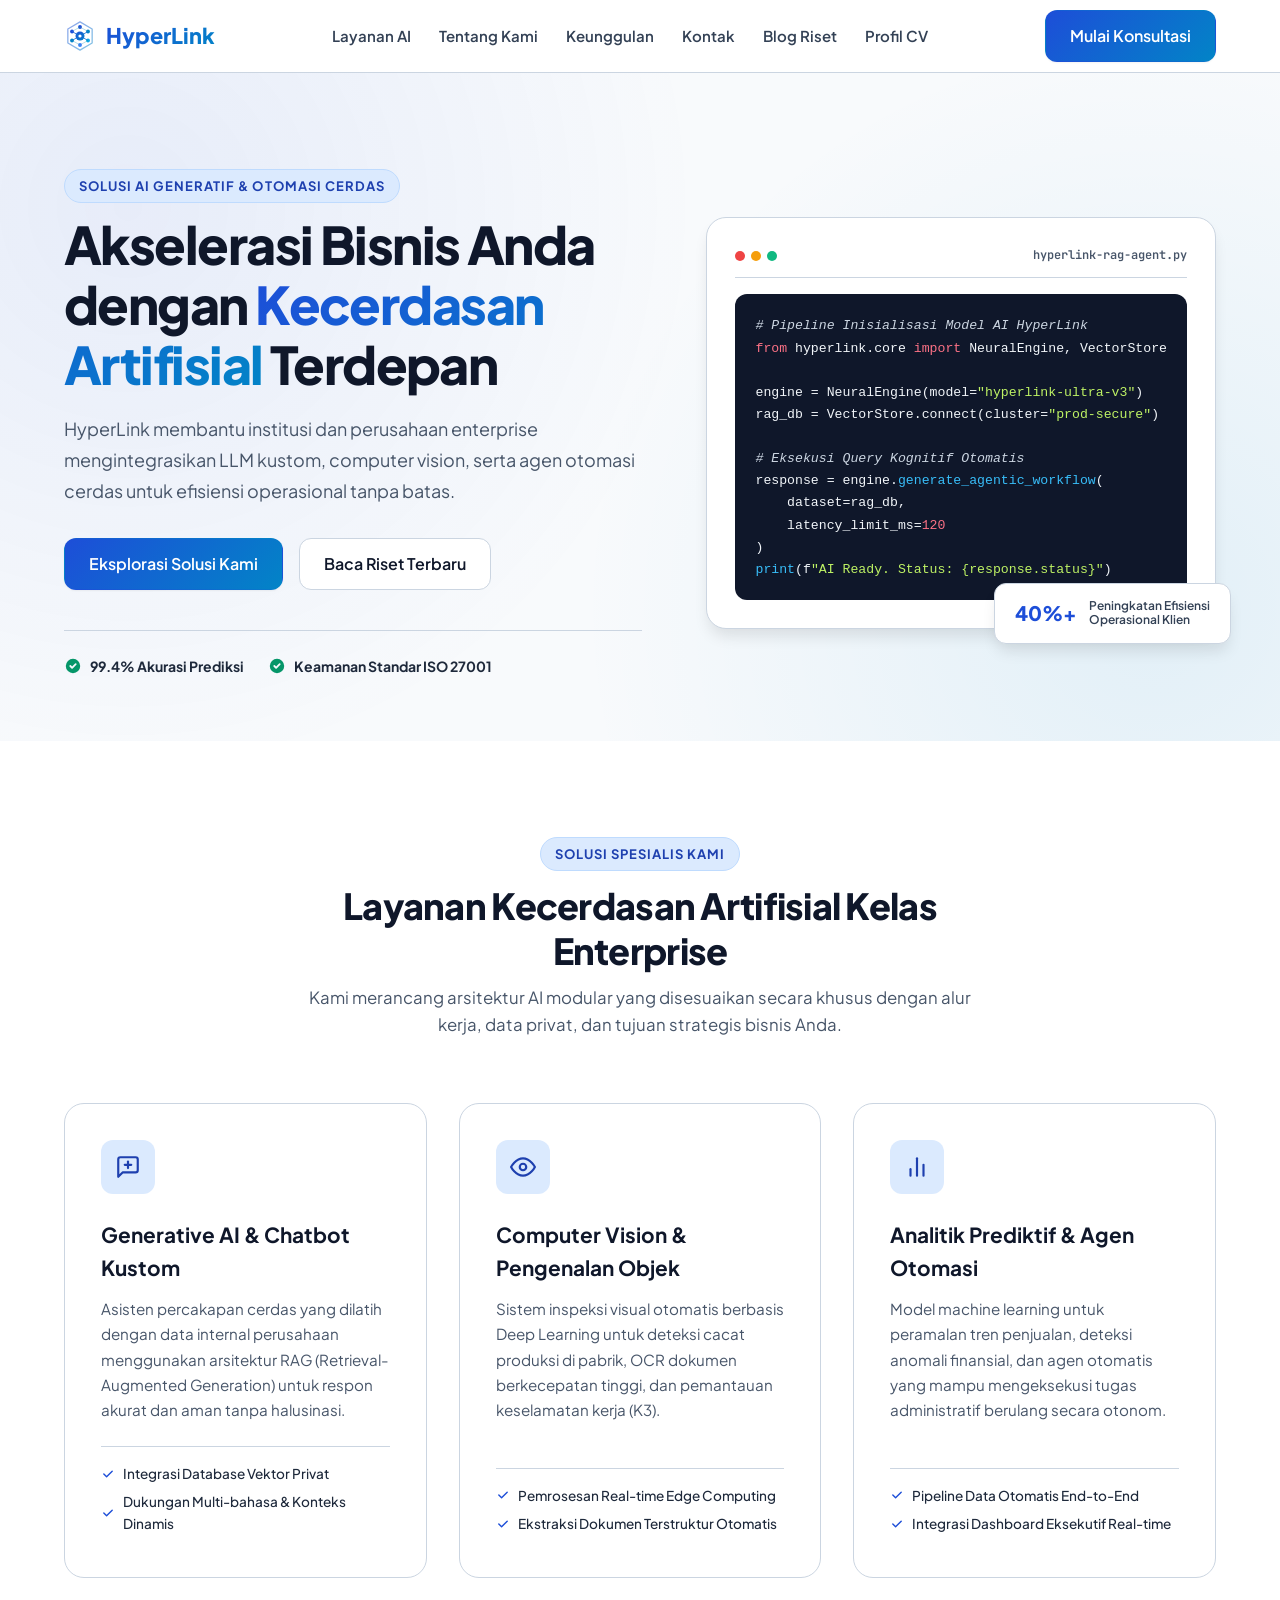
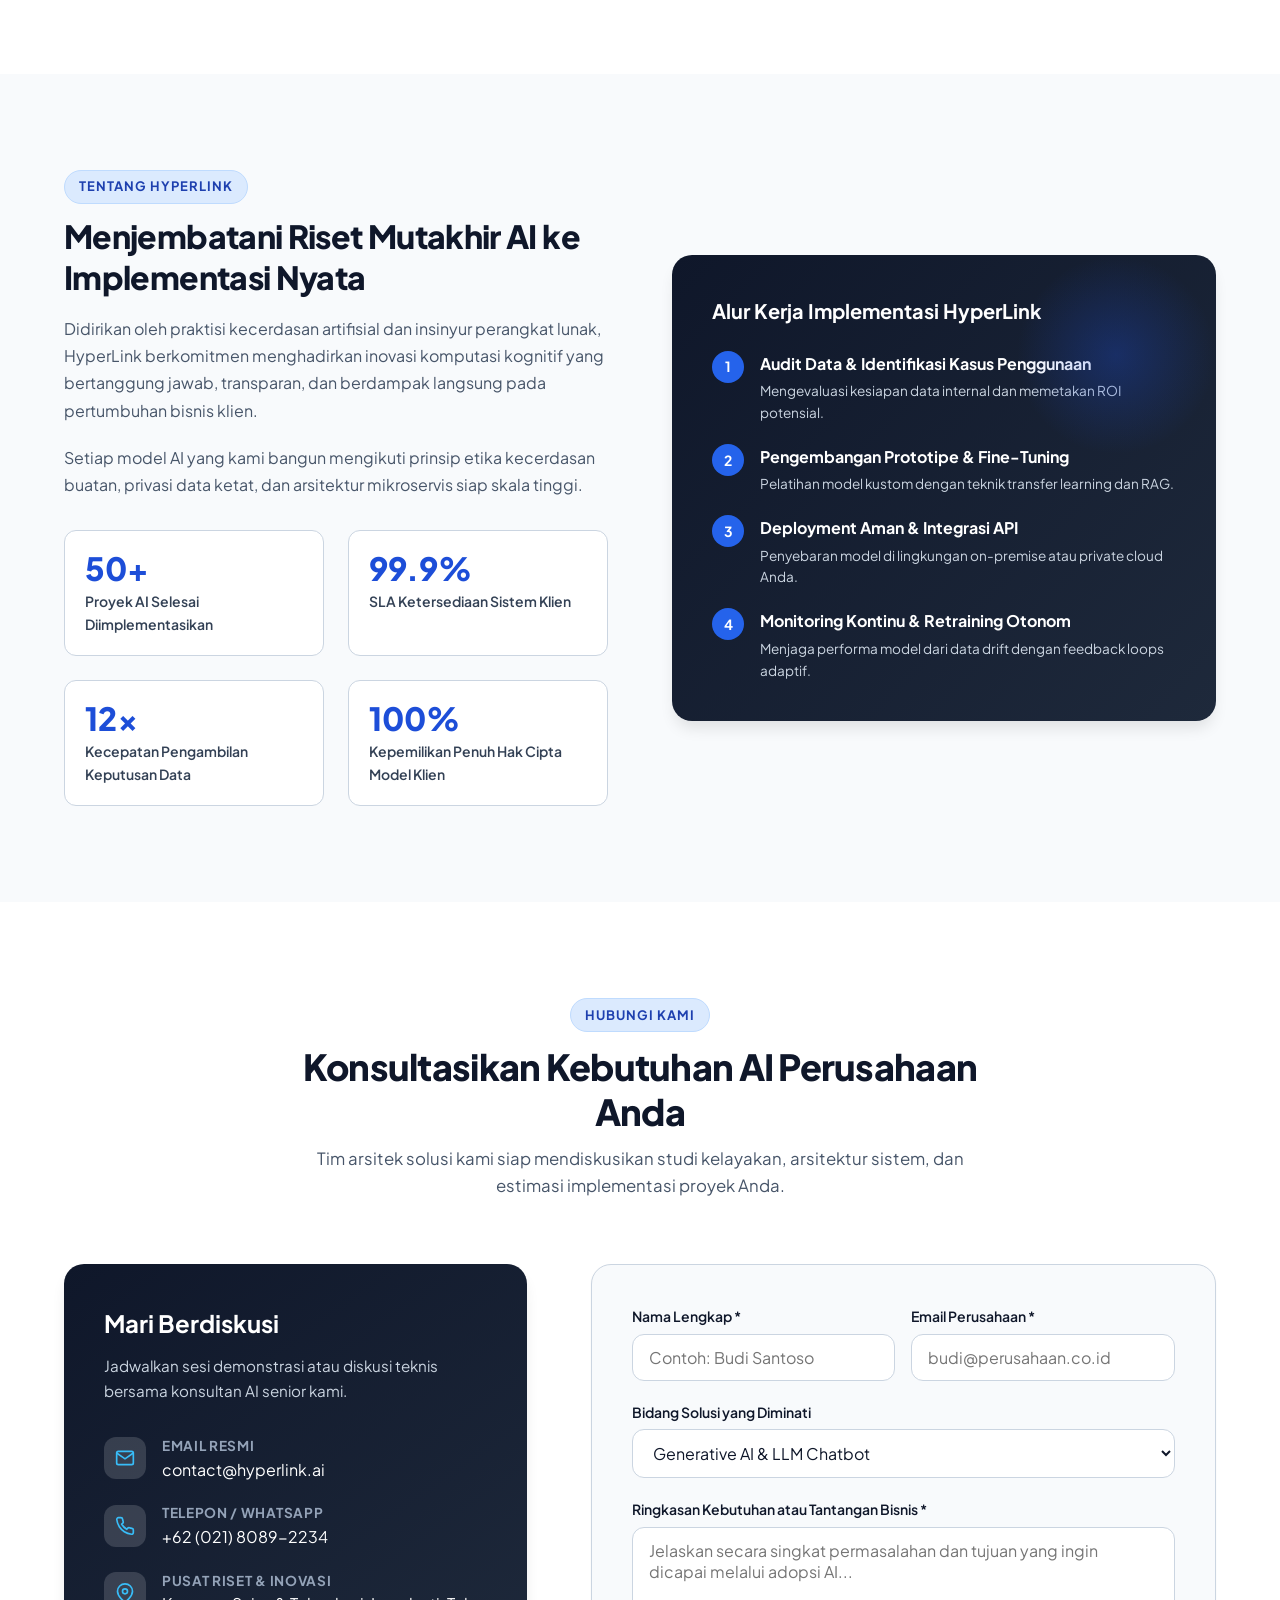
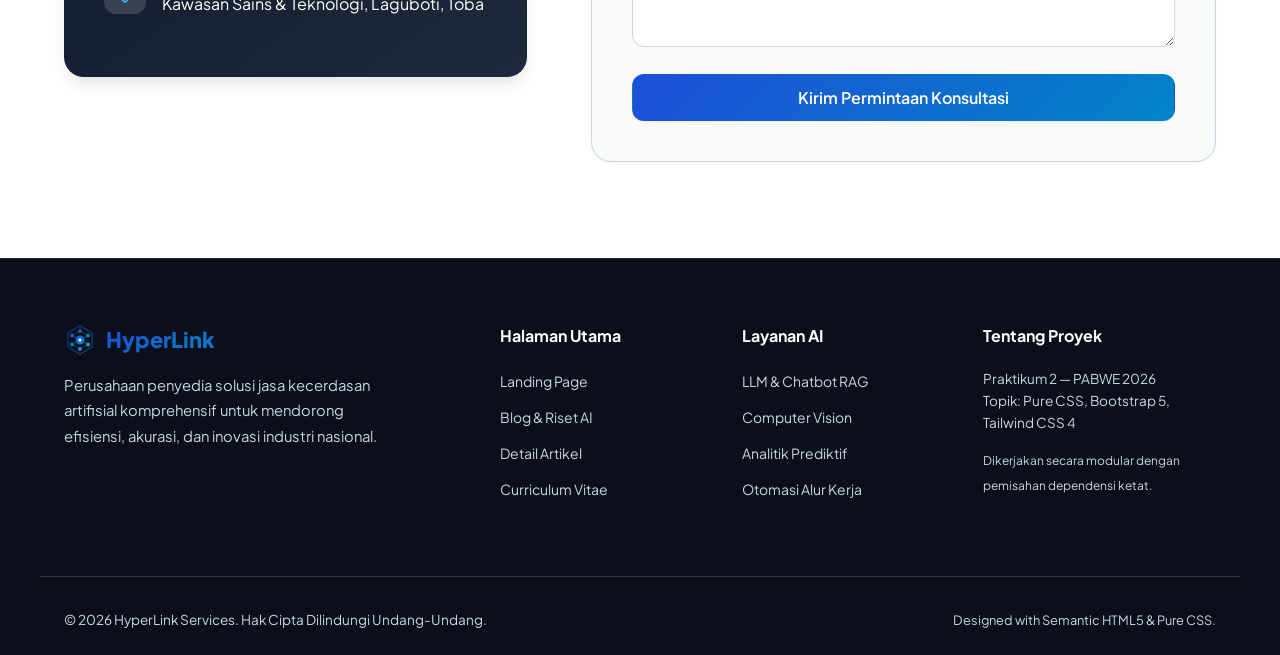
<file: index.html>
<!DOCTYPE html>
<html lang="id">
<head>
  <meta charset="UTF-8">
  <meta name="viewport" content="width=device-width, initial-scale=1.0">
  <title>HyperLink — Solusi Kecerdasan Artifisial & Otomasi Enterprise</title>
  <meta name="description" content="HyperLink menyediakan solusi rekayasa kecerdasan artifisial, arsitektur RAG privat, dan integrasi model LLM enterprise untuk akselerasi bisnis modern.">
  
  <!-- Google Fonts: Plus Jakarta Sans & JetBrains Mono -->
  <link rel="preconnect" href="https://fonts.googleapis.com">
  <link rel="preconnect" href="https://fonts.gstatic.com" crossorigin>
  <link href="https://fonts.googleapis.com/css2?family=JetBrains+Mono:wght@400;600&family=Plus+Jakarta+Sans:wght@400;500;600;700;800&display=swap" rel="stylesheet">
  
  <!-- External Pure CSS (Tanpa Framework Sesuai Ketentuan Spesifikasi) -->
  <link rel="stylesheet" href="assets/css/style.css">
</head>
<body>

  <!-- ==========================================
       HEADER & NAVIGATION BAR
       ========================================== -->
  <header class="site-header">
    <div class="container navbar">
      <!-- Brand Logo (Perbaikan image-redundant-alt & Brand HyperLink) -->
      <a href="index.html" class="brand-logo" aria-label="HyperLink Beranda">
        <img src="assets/img/logo.svg" alt="" width="32" height="32" aria-hidden="true">
        <span>HyperLink</span>
      </a>

      <!-- Menu Navigasi Utama -->
      <nav aria-label="Navigasi Utama">
        <ul class="nav-links" id="primaryNav">
          <li><a href="#layanan" class="nav-item">Layanan AI</a></li>
          <li><a href="#tentang" class="nav-item">Tentang Kami</a></li>
          <li><a href="#keunggulan" class="nav-item">Keunggulan</a></li>
          <li><a href="#kontak" class="nav-item">Kontak</a></li>
          <li><a href="blog.html" class="nav-item">Blog Riset</a></li>
          <li><a href="cv.html" class="nav-item">Profil CV</a></li>
        </ul>
      </nav>

      <!-- Tombol CTA Header & Hamburger Mobile -->
      <div class="nav-actions">
        <a href="#kontak" class="btn btn-primary">Mulai Konsultasi</a>
        <button class="nav-toggle" id="navToggleBtn" aria-label="Buka Menu Navigasi" aria-expanded="false">
          <svg width="24" height="24" viewBox="0 0 24 24" fill="none" stroke="currentColor" stroke-width="2" stroke-linecap="round" stroke-linejoin="round" aria-hidden="true">
            <line x1="3" y1="12" x2="21" y2="12"></line>
            <line x1="3" y1="6" x2="21" y2="6"></line>
            <line x1="3" y1="18" x2="21" y2="18"></line>
          </svg>
        </button>
      </div>
    </div>
  </header>

  <!-- ==========================================
       MAIN CONTENT
       ========================================== -->
  <main>
    
    <!-- 1. HERO SECTION -->
    <section class="hero-section" id="beranda" aria-labelledby="heroHeadline">
      <div class="container hero-grid">
        <div class="hero-content">
          <span class="section-badge">Solusi AI Generatif & Otomasi Cerdas</span>
          <h1 class="hero-title" id="heroHeadline">Akselerasi Bisnis Anda dengan <span class="gradient-text">Kecerdasan Artifisial</span> Terdepan</h1>
          <p class="hero-description">
            HyperLink membantu institusi dan perusahaan enterprise mengintegrasikan LLM kustom, computer vision, serta agen otomasi cerdas untuk efisiensi operasional tanpa batas.
          </p>
          <div class="hero-cta">
            <a href="#layanan" class="btn btn-primary">Eksplorasi Solusi Kami</a>
            <a href="blog.html" class="btn btn-secondary">Baca Riset Terbaru</a>
          </div>
          <div class="hero-trust">
            <div class="trust-item">
              <svg viewBox="0 0 20 20" fill="currentColor" aria-hidden="true">
                <path fill-rule="evenodd" d="M10 18a8 8 0 100-16 8 8 0 000 16zm3.707-9.293a1 1 0 00-1.414-1.414L9 10.586 7.707 9.293a1 1 0 00-1.414 1.414l2 2a1 1 0 001.414 0l4-4z" clip-rule="evenodd"/>
              </svg>
              <span>99.4% Akurasi Prediksi</span>
            </div>
            <div class="trust-item">
              <svg viewBox="0 0 20 20" fill="currentColor" aria-hidden="true">
                <path fill-rule="evenodd" d="M10 18a8 8 0 100-16 8 8 0 000 16zm3.707-9.293a1 1 0 00-1.414-1.414L9 10.586 7.707 9.293a1 1 0 00-1.414 1.414l2 2a1 1 0 001.414 0l4-4z" clip-rule="evenodd"/>
              </svg>
              <span>Keamanan Standar ISO 27001</span>
            </div>
          </div>
        </div>

        <div class="hero-visual">
          <div class="visual-card-main">
            <div class="code-card-header">
              <div class="code-window-dots">
                <span class="code-dot code-dot-red"></span>
                <span class="code-dot code-dot-yellow"></span>
                <span class="code-dot code-dot-green"></span>
              </div>
              <span class="code-filename">hyperlink-rag-agent.py</span>
            </div>
            <pre class="ai-code-preview"><code><span class="code-comment"># Pipeline Inisialisasi Model AI HyperLink</span>
<span class="code-keyword">from</span> hyperlink.core <span class="code-keyword">import</span> NeuralEngine, VectorStore

engine = NeuralEngine(model=<span class="code-str">"hyperlink-ultra-v3"</span>)
rag_db = VectorStore.connect(cluster=<span class="code-str">"prod-secure"</span>)

<span class="code-comment"># Eksekusi Query Kognitif Otomatis</span>
response = engine.<span class="code-fn">generate_agentic_workflow</span>(
    dataset=rag_db,
    latency_limit_ms=<span class="code-keyword">120</span>
)
<span class="code-fn">print</span>(f<span class="code-str">"AI Ready. Status: {response.status}"</span>)</code></pre>
          </div>
          <div class="floating-badge">
            <span class="badge-stat">40%+</span>
            <span class="badge-label">Peningkatan Efisiensi<br>Operasional Klien</span>
          </div>
        </div>
      </div>
    </section>

    <!-- 2. LAYANAN AI (SERVICES) -->
    <section class="services-section" id="layanan" aria-labelledby="servicesTitle">
      <div class="container">
        <div class="section-header">
          <span class="section-badge">Solusi Spesialis Kami</span>
          <h2 class="section-title" id="servicesTitle">Layanan Kecerdasan Artifisial Kelas Enterprise</h2>
          <p class="section-desc">Kami merancang arsitektur AI modular yang disesuaikan secara khusus dengan alur kerja, data privat, dan tujuan strategis bisnis Anda.</p>
        </div>

        <div class="services-grid">
          <!-- Card 1: Generative AI & LLM -->
          <article class="service-card">
            <div class="service-icon-box">
              <svg viewBox="0 0 24 24" fill="none" stroke="currentColor" stroke-width="2" stroke-linecap="round" stroke-linejoin="round" aria-hidden="true">
                <path d="M21 15a2 2 0 0 1-2 2H7l-4 4V5a2 2 0 0 1 2-2h14a2 2 0 0 1 2 2z"></path>
                <line x1="9" y1="10" x2="15" y2="10"></line>
                <line x1="12" y1="7" x2="12" y2="13"></line>
              </svg>
            </div>
            <h3 class="service-title">Generative AI & Chatbot Kustom</h3>
            <p class="service-description">
              Asisten percakapan cerdas yang dilatih dengan data internal perusahaan menggunakan arsitektur RAG (Retrieval-Augmented Generation) untuk respon akurat dan aman tanpa halusinasi.
            </p>
            <div class="service-features">
              <div class="service-feature-item">
                <svg viewBox="0 0 20 20" fill="currentColor" aria-hidden="true"><path fill-rule="evenodd" d="M16.707 5.293a1 1 0 010 1.414l-8 8a1 1 0 01-1.414 0l-4-4a1 1 0 011.414-1.414L8 12.586l7.293-7.293a1 1 0 011.414 0z" clip-rule="evenodd"/></svg>
                <span>Integrasi Database Vektor Privat</span>
              </div>
              <div class="service-feature-item">
                <svg viewBox="0 0 20 20" fill="currentColor" aria-hidden="true"><path fill-rule="evenodd" d="M16.707 5.293a1 1 0 010 1.414l-8 8a1 1 0 01-1.414 0l-4-4a1 1 0 011.414-1.414L8 12.586l7.293-7.293a1 1 0 011.414 0z" clip-rule="evenodd"/></svg>
                <span>Dukungan Multi-bahasa & Konteks Dinamis</span>
              </div>
            </div>
          </article>

          <!-- Card 2: Computer Vision -->
          <article class="service-card">
            <div class="service-icon-box">
              <svg viewBox="0 0 24 24" fill="none" stroke="currentColor" stroke-width="2" stroke-linecap="round" stroke-linejoin="round" aria-hidden="true">
                <circle cx="12" cy="12" r="3"></circle>
                <path d="M1 12s4-8 11-8 11 8 11 8-4 8-11 8-11-8-11-8z"></path>
              </svg>
            </div>
            <h3 class="service-title">Computer Vision & Pengenalan Objek</h3>
            <p class="service-description">
              Sistem inspeksi visual otomatis berbasis Deep Learning untuk deteksi cacat produksi di pabrik, OCR dokumen berkecepatan tinggi, dan pemantauan keselamatan kerja (K3).
            </p>
            <div class="service-features">
              <div class="service-feature-item">
                <svg viewBox="0 0 20 20" fill="currentColor" aria-hidden="true"><path fill-rule="evenodd" d="M16.707 5.293a1 1 0 010 1.414l-8 8a1 1 0 01-1.414 0l-4-4a1 1 0 011.414-1.414L8 12.586l7.293-7.293a1 1 0 011.414 0z" clip-rule="evenodd"/></svg>
                <span>Pemrosesan Real-time Edge Computing</span>
              </div>
              <div class="service-feature-item">
                <svg viewBox="0 0 20 20" fill="currentColor" aria-hidden="true"><path fill-rule="evenodd" d="M16.707 5.293a1 1 0 010 1.414l-8 8a1 1 0 01-1.414 0l-4-4a1 1 0 011.414-1.414L8 12.586l7.293-7.293a1 1 0 011.414 0z" clip-rule="evenodd"/></svg>
                <span>Ekstraksi Dokumen Terstruktur Otomatis</span>
              </div>
            </div>
          </article>

          <!-- Card 3: Predictive Analytics & Automation -->
          <article class="service-card">
            <div class="service-icon-box">
              <svg viewBox="0 0 24 24" fill="none" stroke="currentColor" stroke-width="2" stroke-linecap="round" stroke-linejoin="round" aria-hidden="true">
                <line x1="18" y1="20" x2="18" y2="10"></line>
                <line x1="12" y1="20" x2="12" y2="4"></line>
                <line x1="6" y1="20" x2="6" y2="14"></line>
              </svg>
            </div>
            <h3 class="service-title">Analitik Prediktif & Agen Otomasi</h3>
            <p class="service-description">
              Model machine learning untuk peramalan tren penjualan, deteksi anomali finansial, dan agen otomatis yang mampu mengeksekusi tugas administratif berulang secara otonom.
            </p>
            <div class="service-features">
              <div class="service-feature-item">
                <svg viewBox="0 0 20 20" fill="currentColor" aria-hidden="true"><path fill-rule="evenodd" d="M16.707 5.293a1 1 0 010 1.414l-8 8a1 1 0 01-1.414 0l-4-4a1 1 0 011.414-1.414L8 12.586l7.293-7.293a1 1 0 011.414 0z" clip-rule="evenodd"/></svg>
                <span>Pipeline Data Otomatis End-to-End</span>
              </div>
              <div class="service-feature-item">
                <svg viewBox="0 0 20 20" fill="currentColor" aria-hidden="true"><path fill-rule="evenodd" d="M16.707 5.293a1 1 0 010 1.414l-8 8a1 1 0 01-1.414 0l-4-4a1 1 0 011.414-1.414L8 12.586l7.293-7.293a1 1 0 011.414 0z" clip-rule="evenodd"/></svg>
                <span>Integrasi Dashboard Eksekutif Real-time</span>
              </div>
            </div>
          </article>
        </div>
      </div>
    </section>

    <!-- 3. TENTANG KAMI & KEUNGGULAN (Heading Order h2 -> h3) -->
    <section class="about-section" id="tentang" aria-labelledby="aboutTitle">
      <div class="container about-grid">
        <div class="about-content">
          <span class="section-badge">Tentang HyperLink</span>
          <h2 class="section-title about-heading" id="aboutTitle">Menjembatani Riset Mutakhir AI ke Implementasi Nyata</h2>
          <p>
            Didirikan oleh praktisi kecerdasan artifisial dan insinyur perangkat lunak, HyperLink berkomitmen menghadirkan inovasi komputasi kognitif yang bertanggung jawab, transparan, dan berdampak langsung pada pertumbuhan bisnis klien.
          </p>
          <p>
            Setiap model AI yang kami bangun mengikuti prinsip etika kecerdasan buatan, privasi data ketat, dan arsitektur mikroservis siap skala tinggi.
          </p>

          <div class="stats-grid" id="keunggulan">
            <div class="stat-box">
              <div class="stat-number">50+</div>
              <div class="stat-title">Proyek AI Selesai Diimplementasikan</div>
            </div>
            <div class="stat-box">
              <div class="stat-number">99.9%</div>
              <div class="stat-title">SLA Ketersediaan Sistem Klien</div>
            </div>
            <div class="stat-box">
              <div class="stat-number">12x</div>
              <div class="stat-title">Kecepatan Pengambilan Keputusan Data</div>
            </div>
            <div class="stat-box">
              <div class="stat-number">100%</div>
              <div class="stat-title">Kepemilikan Penuh Hak Cipta Model Klien</div>
            </div>
          </div>
        </div>

        <div class="about-visual">
          <div class="visual-pattern"></div>
          <h3 class="workflow-title">Alur Kerja Implementasi HyperLink</h3>
          <div class="pipeline-list">
            <div class="pipeline-step">
              <div class="step-num">1</div>
              <div class="step-info">
                <h3>Audit Data & Identifikasi Kasus Penggunaan</h3>
                <p>Mengevaluasi kesiapan data internal dan memetakan ROI potensial.</p>
              </div>
            </div>
            <div class="pipeline-step">
              <div class="step-num">2</div>
              <div class="step-info">
                <h3>Pengembangan Prototipe & Fine-Tuning</h3>
                <p>Pelatihan model kustom dengan teknik transfer learning dan RAG.</p>
              </div>
            </div>
            <div class="pipeline-step">
              <div class="step-num">3</div>
              <div class="step-info">
                <h3>Deployment Aman & Integrasi API</h3>
                <p>Penyebaran model di lingkungan on-premise atau private cloud Anda.</p>
              </div>
            </div>
            <div class="pipeline-step">
              <div class="step-num">4</div>
              <div class="step-info">
                <h3>Monitoring Kontinu & Retraining Otonom</h3>
                <p>Menjaga performa model dari data drift dengan feedback loops adaptif.</p>
              </div>
            </div>
          </div>
        </div>
      </div>
    </section>

    <!-- 4. KONTAK & FORM KONSULTASI -->
    <section class="contact-section" id="kontak" aria-labelledby="contactTitle">
      <div class="container">
        <div class="section-header">
          <span class="section-badge">Hubungi Kami</span>
          <h2 class="section-title" id="contactTitle">Konsultasikan Kebutuhan AI Perusahaan Anda</h2>
          <p class="section-desc">Tim arsitek solusi kami siap mendiskusikan studi kelayakan, arsitektur sistem, dan estimasi implementasi proyek Anda.</p>
        </div>

        <div class="contact-grid">
          <!-- Info Kontak -->
          <div class="contact-info-card">
            <h3 class="contact-card-title">Mari Berdiskusi</h3>
            <p>Jadwalkan sesi demonstrasi atau diskusi teknis bersama konsultan AI senior kami.</p>
            
            <div class="info-item">
              <div class="info-icon">
                <svg viewBox="0 0 24 24" fill="none" stroke="currentColor" stroke-width="2" aria-hidden="true"><path d="M4 4h16c1.1 0 2 .9 2 2v12c0 1.1-.9 2-2 2H4c-1.1 0-2-.9-2-2V6c0-1.1.9-2 2-2z"></path><polyline points="22,6 12,13 2,6"></polyline></svg>
              </div>
              <div class="info-text">
                <h3>Email Resmi</h3>
                <p>contact@hyperlink.ai</p>
              </div>
            </div>

            <div class="info-item">
              <div class="info-icon">
                <svg viewBox="0 0 24 24" fill="none" stroke="currentColor" stroke-width="2" aria-hidden="true"><path d="M22 16.92v3a2 2 0 0 1-2.18 2 19.79 19.79 0 0 1-8.63-3.07 19.5 19.5 0 0 1-6-6 19.79 19.79 0 0 1-3.07-8.67A2 2 0 0 1 4.11 2h3a2 2 0 0 1 2 1.72 12.84 12.84 0 0 0 .7 2.81 2 2 0 0 1-.45 2.11L8.09 9.91a16 16 0 0 0 6 6l1.27-1.27a2 2 0 0 1 2.11-.45 12.84 12.84 0 0 0 2.81.7A2 2 0 0 1 22 16.92z"></path></svg>
              </div>
              <div class="info-text">
                <h3>Telepon / WhatsApp</h3>
                <p>+62 (021) 8089-2234</p>
              </div>
            </div>

            <div class="info-item">
              <div class="info-icon">
                <svg viewBox="0 0 24 24" fill="none" stroke="currentColor" stroke-width="2" aria-hidden="true"><path d="M21 10c0 7-9 13-9 13s-9-6-9-13a9 9 0 0 1 18 0z"></path><circle cx="12" cy="10" r="3"></circle></svg>
              </div>
              <div class="info-text">
                <h3>Pusat Riset & Inovasi</h3>
                <p>Kawasan Sains & Teknologi, Laguboti, Toba</p>
              </div>
            </div>
          </div>

          <!-- Form Kontak -->
          <div class="contact-form-container">
            <form action="#kontak" method="POST" onsubmit="event.preventDefault(); alert('Terima kasih! Pesan Anda telah diterima oleh tim konsultan HyperLink.');">
              <div class="form-row">
                <div class="form-group">
                  <label for="name" class="form-label">Nama Lengkap *</label>
                  <input type="text" id="name" name="name" class="form-input" placeholder="Contoh: Budi Santoso" required>
                </div>
                <div class="form-group">
                  <label for="email" class="form-label">Email Perusahaan *</label>
                  <input type="email" id="email" name="email" class="form-input" placeholder="budi@perusahaan.co.id" required>
                </div>
              </div>

              <div class="form-group">
                <label for="serviceType" class="form-label">Bidang Solusi yang Diminati</label>
                <select id="serviceType" name="serviceType" class="form-select">
                  <option value="rag">Generative AI & LLM Chatbot</option>
                  <option value="vision">Computer Vision & OCR Otomatis</option>
                  <option value="analytics">Predictive Analytics & Otomasi Alur Kerja</option>
                  <option value="consulting">Audit Kesiapan Data & Konsultasi AI</option>
                </select>
              </div>

              <div class="form-group">
                <label for="message" class="form-label">Ringkasan Kebutuhan atau Tantangan Bisnis *</label>
                <textarea id="message" name="message" class="form-textarea" placeholder="Jelaskan secara singkat permasalahan dan tujuan yang ingin dicapai melalui adopsi AI..." required></textarea>
              </div>

              <button type="submit" class="btn btn-primary btn-full-width">Kirim Permintaan Konsultasi</button>
            </form>
          </div>
        </div>
      </div>
    </section>

  </main>

  <!-- ==========================================
       FOOTER
       ========================================== -->
  <footer class="site-footer">
    <div class="container footer-grid">
      <div class="footer-brand">
        <a href="index.html" class="brand-logo" aria-label="HyperLink Beranda">
          <img src="assets/img/logo.svg" alt="" width="28" height="28" aria-hidden="true">
          <span>HyperLink</span>
        </a>
        <p>
          Perusahaan penyedia solusi jasa kecerdasan artifisial komprehensif untuk mendorong efisiensi, akurasi, dan inovasi industri nasional.
        </p>
      </div>

      <div class="footer-col">
        <h2 class="footer-heading">Halaman Utama</h2>
        <ul class="footer-links">
          <li><a href="index.html">Landing Page</a></li>
          <li><a href="blog.html">Blog & Riset AI</a></li>
          <li><a href="blog-detail.html">Detail Artikel</a></li>
          <li><a href="cv.html">Curriculum Vitae</a></li>
        </ul>
      </div>

      <div class="footer-col">
        <h2 class="footer-heading">Layanan AI</h2>
        <ul class="footer-links">
          <li><a href="#layanan">LLM & Chatbot RAG</a></li>
          <li><a href="#layanan">Computer Vision</a></li>
          <li><a href="#layanan">Analitik Prediktif</a></li>
          <li><a href="#layanan">Otomasi Alur Kerja</a></li>
        </ul>
      </div>

      <div class="footer-col">
        <h2 class="footer-heading">Tentang Proyek</h2>
        <p class="footer-project-desc">
          Praktikum 2 — PABWE 2026<br>
          Topik: Pure CSS, Bootstrap 5, Tailwind CSS 4
        </p>
        <span class="footer-project-note">Dikerjakan secara modular dengan pemisahan dependensi ketat.</span>
      </div>
    </div>

    <div class="container footer-bottom">
      <p>&copy; 2026 HyperLink Services. Hak Cipta Dilindungi Undang-Undang.</p>
      <p class="footer-bottom-note">Designed with Semantic HTML5 & Pure CSS.</p>
    </div>
  </footer>

  <script>
    const navBtn = document.getElementById('navToggleBtn');
    const navList = document.getElementById('primaryNav');
    if (navBtn && navList) {
      navBtn.addEventListener('click', () => {
        const isOpen = navList.classList.toggle('active');
        navBtn.setAttribute('aria-expanded', isOpen);
      });
    }
  </script>
</body>
</html>
</file>
<file: assets/css/style.css>
/* ==========================================================================
   HyperLink - External Stylesheet (Pure CSS)
   File: assets/css/style.css
   Topik: Praktikum 2 PABWE 2026
   Deskripsi: Styling landing page murni tanpa framework (Zero Bootstrap/Tailwind)
   Aksesibilitas: Memenuhi standar WCAG 2 AA (Color Contrast >= 4.5:1)
   ========================================================================== */

/* 1. CSS VARIABLES & THEME TOKENS */
:root {
  --color-primary: #1d4ed8;       /* Diperkuat ke blue-700 untuk kontras WCAG AA */
  --color-primary-dark: #1e40af;
  --color-primary-light: #3b82f6;
  --color-accent: #0284c7;        /* Sky-600 untuk kontras tajam */
  --color-accent-hover: #0369a1;
  
  --color-dark: #0f172a;
  --color-dark-surface: #1e293b;
  --color-dark-subtle: #334155;
  
  --color-light: #f8fafc;
  --color-light-surface: #ffffff;
  --color-border: #cbd5e1;
  
  --color-text-main: #0f172a;     /* Teks utama slate-900 */
  --color-text-muted: #475569;    /* Teks pendukung slate-600 (kontras 7.1:1 pada putih) */
  --color-text-inverse: #f8fafc;
  
  --font-family-base: 'Plus Jakarta Sans', system-ui, -apple-system, BlinkMacSystemFont, 'Segoe UI', Roboto, sans-serif;
  --font-family-mono: 'JetBrains Mono', monospace;
  
  --spacing-xs: 0.5rem;
  --spacing-sm: 0.75rem;
  --spacing-md: 1.5rem;
  --spacing-lg: 2.5rem;
  --spacing-xl: 4rem;
  --spacing-2xl: 6rem;
  
  --radius-sm: 0.375rem;
  --radius-md: 0.75rem;
  --radius-lg: 1.25rem;
  --radius-full: 9999px;
  
  --shadow-sm: 0 1px 2px 0 rgba(0, 0, 0, 0.05);
  --shadow-md: 0 4px 6px -1px rgba(0, 0, 0, 0.1);
  --shadow-lg: 0 10px 15px -3px rgba(0, 0, 0, 0.1);
  --shadow-glow: 0 0 25px rgba(29, 78, 216, 0.25);
  
  --transition-fast: 0.2s ease;
  --transition-base: 0.3s cubic-bezier(0.4, 0, 0.2, 1);
}

/* 2. BASE RESETS & TYPOGRAPHY */
*, *::before, *::after {
  box-sizing: border-box;
  margin: 0;
  padding: 0;
}

html {
  scroll-behavior: smooth;
  font-size: 16px;
}

body {
  font-family: var(--font-family-base);
  color: var(--color-text-main);
  background-color: var(--color-light);
  line-height: 1.6;
  -webkit-font-smoothing: antialiased;
}

img {
  max-width: 100%;
  height: auto;
  display: block;
}

a {
  color: inherit;
  text-decoration: none;
  transition: color var(--transition-fast);
}

ul, ol {
  list-style: none;
}

button, input, textarea, select {
  font-family: inherit;
  font-size: inherit;
}

.container {
  width: 100%;
  max-width: 1200px;
  margin-inline: auto;
  padding-inline: 1.5rem;
}

/* 3. BUTTONS & UI COMPONENTS */
.btn {
  display: inline-flex;
  align-items: center;
  justify-content: center;
  gap: 0.5rem;
  padding: 0.75rem 1.5rem;
  font-weight: 600;
  border-radius: var(--radius-md);
  border: 1px solid transparent;
  cursor: pointer;
  transition: all var(--transition-base);
  text-align: center;
}

.btn-primary {
  background: linear-gradient(135deg, var(--color-primary), var(--color-accent));
  color: #ffffff;
  box-shadow: var(--shadow-sm);
}

.btn-primary:hover {
  transform: translateY(-2px);
  box-shadow: var(--shadow-glow);
  filter: brightness(1.08);
}

.btn-secondary {
  background: #ffffff;
  color: var(--color-dark);
  border: 1.5px solid var(--color-border);
}

.btn-secondary:hover {
  background: var(--color-light);
  border-color: var(--color-primary);
  transform: translateY(-2px);
}

/* Badge dengan Kontras WCAG AA (>= 4.5:1) */
.section-badge {
  display: inline-block;
  font-size: 0.8125rem;
  font-weight: 700;
  text-transform: uppercase;
  letter-spacing: 0.08em;
  color: #1e40af;                 /* Blue-800: kontras 7.4:1 pada background biru muda */
  background: #dbeafe;            /* Blue-100 */
  padding: 0.35rem 0.85rem;
  border-radius: var(--radius-full);
  margin-bottom: 0.75rem;
  border: 1px solid #bfdbfe;
}

.section-header {
  text-align: center;
  max-width: 680px;
  margin-inline: auto;
  margin-bottom: var(--spacing-xl);
}

.section-title {
  font-size: 2.25rem;
  font-weight: 800;
  letter-spacing: -0.02em;
  color: var(--color-dark);
  line-height: 1.25;
  margin-bottom: 0.75rem;
}

.section-desc {
  font-size: 1.05rem;
  color: var(--color-text-muted);
}

/* 4. HEADER & NAVIGATION */
.site-header {
  position: sticky;
  top: 0;
  z-index: 100;
  background: rgba(255, 255, 255, 0.95);
  backdrop-filter: blur(12px);
  border-bottom: 1px solid var(--color-border);
}

.navbar {
  display: flex;
  align-items: center;
  justify-content: space-between;
  height: 4.5rem;
}

.brand-logo {
  display: flex;
  align-items: center;
  gap: 0.65rem;
  font-weight: 800;
  font-size: 1.35rem;
  color: var(--color-dark);
}

.brand-logo svg, .brand-logo img {
  width: 32px;
  height: 32px;
}

.brand-logo span {
  background: linear-gradient(135deg, var(--color-primary), var(--color-accent));
  -webkit-background-clip: text;
  -webkit-text-fill-color: transparent;
}

.nav-links {
  display: flex;
  align-items: center;
  gap: 1.75rem;
}

.nav-item {
  font-size: 0.9375rem;
  font-weight: 600;
  color: #334155;                 /* Slate-700 kontras 9.1:1 */
  position: relative;
  padding-block: 0.25rem;
}

.nav-item:hover,
.nav-item.active {
  color: var(--color-primary);
}

.nav-item::after {
  content: '';
  position: absolute;
  bottom: 0;
  left: 0;
  width: 0%;
  height: 2px;
  background: var(--color-primary);
  transition: width var(--transition-fast);
}

.nav-item:hover::after,
.nav-item.active::after {
  width: 100%;
}

.nav-actions {
  display: flex;
  align-items: center;
  gap: 1rem;
}

.nav-toggle {
  display: none;
  background: none;
  border: none;
  cursor: pointer;
  padding: 0.5rem;
  color: var(--color-dark);
}

/* 5. HERO SECTION */
.hero-section {
  position: relative;
  padding-block: var(--spacing-2xl) var(--spacing-xl);
  overflow: hidden;
  background: radial-gradient(circle at 10% 20%, rgba(29, 78, 216, 0.08) 0%, transparent 45%),
              radial-gradient(circle at 90% 80%, rgba(2, 132, 199, 0.09) 0%, transparent 45%);
}

.hero-grid {
  display: grid;
  grid-template-columns: 1.15fr 0.85fr;
  align-items: center;
  gap: var(--spacing-xl);
}

.hero-content {
  max-width: 600px;
}

.hero-title {
  font-size: 3.25rem;
  font-weight: 800;
  line-height: 1.15;
  letter-spacing: -0.03em;
  color: var(--color-dark);
  margin-bottom: 1.25rem;
}

.hero-title .gradient-text {
  background: linear-gradient(135deg, var(--color-primary), var(--color-accent));
  -webkit-background-clip: text;
  -webkit-text-fill-color: transparent;
}

.hero-description {
  font-size: 1.125rem;
  color: var(--color-text-muted);
  margin-bottom: 2rem;
  line-height: 1.7;
}

.hero-cta {
  display: flex;
  align-items: center;
  gap: 1rem;
  flex-wrap: wrap;
  margin-bottom: 2.5rem;
}

.hero-trust {
  display: flex;
  align-items: center;
  gap: 1.5rem;
  padding-top: 1.5rem;
  border-top: 1px solid var(--color-border);
}

.trust-item {
  display: flex;
  align-items: center;
  gap: 0.5rem;
  font-size: 0.875rem;
  font-weight: 700;
  color: #1e293b;
}

.trust-item svg {
  color: #059669;
  width: 18px;
  height: 18px;
}

.hero-visual {
  position: relative;
}

.visual-card-main {
  background: var(--color-light-surface);
  border: 1px solid var(--color-border);
  border-radius: var(--radius-lg);
  padding: 1.75rem;
  box-shadow: var(--shadow-lg);
  position: relative;
  z-index: 2;
}

.ai-code-preview {
  background: var(--color-dark);
  border-radius: var(--radius-md);
  padding: 1.25rem;
  color: #f1f5f9;
  font-family: var(--font-family-mono);
  font-size: 0.825rem;
  line-height: 1.6;
  margin-top: 1rem;
  overflow-x: auto;
}

.code-keyword { color: #fb7185; }
.code-fn { color: #38bdf8; }
.code-str { color: #bef264; }
.code-comment { color: #cbd5e1; font-style: italic; }

.floating-badge {
  position: absolute;
  bottom: -15px;
  right: -15px;
  background: var(--color-light-surface);
  border: 1px solid var(--color-border);
  border-radius: var(--radius-md);
  padding: 0.85rem 1.25rem;
  box-shadow: var(--shadow-lg);
  display: flex;
  align-items: center;
  gap: 0.75rem;
  z-index: 3;
}

.badge-stat {
  font-size: 1.25rem;
  font-weight: 800;
  color: var(--color-primary);
}

.badge-label {
  font-size: 0.75rem;
  color: #334155;
  font-weight: 600;
  line-height: 1.2;
}

/* 6. LAYANAN SECTION (SERVICES) */
.services-section {
  padding-block: var(--spacing-2xl);
  background-color: var(--color-light-surface);
}

.services-grid {
  display: grid;
  grid-template-columns: repeat(3, 1fr);
  gap: 2rem;
}

.service-card {
  background: #ffffff;
  border: 1px solid var(--color-border);
  border-radius: var(--radius-lg);
  padding: 2.25rem;
  transition: all var(--transition-base);
  display: flex;
  flex-direction: column;
}

.service-card:hover {
  transform: translateY(-6px);
  border-color: var(--color-primary);
  box-shadow: var(--shadow-lg);
}

.service-icon-box {
  width: 54px;
  height: 54px;
  border-radius: var(--radius-md);
  background: #dbeafe;
  display: flex;
  align-items: center;
  justify-content: center;
  color: #1e40af;
  margin-bottom: 1.5rem;
}

.service-icon-box svg {
  width: 26px;
  height: 26px;
}

.service-title {
  font-size: 1.3rem;
  font-weight: 700;
  color: var(--color-dark);
  margin-bottom: 0.75rem;
}

.service-description {
  font-size: 0.95rem;
  color: var(--color-text-muted);
  line-height: 1.65;
  margin-bottom: 1.5rem;
  flex-grow: 1;
}

.service-features {
  border-top: 1px solid var(--color-border);
  padding-top: 1rem;
}

.service-feature-item {
  display: flex;
  align-items: center;
  gap: 0.5rem;
  font-size: 0.85rem;
  font-weight: 500;
  color: #1e293b;
  margin-bottom: 0.4rem;
}

.service-feature-item svg {
  color: #1d4ed8;
  width: 14px;
  height: 14px;
  flex-shrink: 0;
}

/* 7. TENTANG & KEUNGGULAN SECTION */
.about-section {
  padding-block: var(--spacing-2xl);
  background-color: var(--color-light);
}

.about-grid {
  display: grid;
  grid-template-columns: 1fr 1fr;
  align-items: center;
  gap: var(--spacing-xl);
}

.about-content h2 {
  font-size: 2rem;
  font-weight: 800;
  color: var(--color-dark);
  margin-bottom: 1rem;
  line-height: 1.3;
}

.about-content p {
  color: var(--color-text-muted);
  margin-bottom: 1.25rem;
  line-height: 1.7;
}

.stats-grid {
  display: grid;
  grid-template-columns: repeat(2, 1fr);
  gap: 1.5rem;
  margin-top: 2rem;
}

.stat-box {
  background: var(--color-light-surface);
  border: 1px solid var(--color-border);
  border-radius: var(--radius-md);
  padding: 1.25rem;
  text-align: left;
}

.stat-number {
  font-size: 2rem;
  font-weight: 800;
  color: var(--color-primary);
  line-height: 1.1;
  margin-bottom: 0.25rem;
}

.stat-title {
  font-size: 0.875rem;
  color: #334155;
  font-weight: 600;
}

.about-visual {
  background: linear-gradient(135deg, var(--color-dark), var(--color-dark-surface));
  border-radius: var(--radius-lg);
  padding: 2.5rem;
  color: #ffffff;
  position: relative;
  overflow: hidden;
  box-shadow: var(--shadow-lg);
}

.visual-pattern {
  position: absolute;
  top: 0;
  right: 0;
  width: 200px;
  height: 200px;
  background: radial-gradient(circle, rgba(29, 78, 216, 0.3) 0%, transparent 70%);
  pointer-events: none;
}

.pipeline-list {
  display: flex;
  flex-direction: column;
  gap: 1.25rem;
}

.pipeline-step {
  display: flex;
  gap: 1rem;
  align-items: flex-start;
}

.step-num {
  width: 32px;
  height: 32px;
  border-radius: 50%;
  background: #2563eb;
  color: #ffffff;
  display: flex;
  align-items: center;
  justify-content: center;
  font-weight: 700;
  font-size: 0.875rem;
  flex-shrink: 0;
}

.step-info h3 {
  font-size: 1rem;
  color: #ffffff;
  margin-bottom: 0.25rem;
}

.step-info p {
  font-size: 0.85rem;
  color: #cbd5e1;
  margin: 0;
}

/* 8. KONTAK & FORM SECTION */
.contact-section {
  padding-block: var(--spacing-2xl);
  background-color: var(--color-light-surface);
}

.contact-grid {
  display: grid;
  grid-template-columns: 1fr 1.35fr;
  gap: var(--spacing-xl);
  align-items: start;
}

.contact-info-card {
  background: linear-gradient(145deg, var(--color-dark), var(--color-dark-surface));
  border-radius: var(--radius-lg);
  padding: 2.5rem;
  color: var(--color-text-inverse);
  box-shadow: var(--shadow-lg);
}

.contact-info-card h2 {
  font-size: 1.75rem;
  margin-bottom: 0.75rem;
}

.contact-info-card p {
  color: #cbd5e1;
  font-size: 0.95rem;
  margin-bottom: 2rem;
}

.info-item {
  display: flex;
  align-items: center;
  gap: 1rem;
  margin-bottom: 1.25rem;
}

.info-icon {
  width: 42px;
  height: 42px;
  border-radius: var(--radius-md);
  background: rgba(255, 255, 255, 0.15);
  display: flex;
  align-items: center;
  justify-content: center;
  color: #38bdf8;
}

.info-icon svg {
  width: 20px;
  height: 20px;
}

.info-text h3 {
  font-size: 0.85rem;
  color: #94a3b8;
  text-transform: uppercase;
  letter-spacing: 0.05em;
}

.info-text p {
  font-size: 1rem;
  color: #ffffff;
  margin: 0;
}

.contact-form-container {
  background: var(--color-light);
  border: 1px solid var(--color-border);
  border-radius: var(--radius-lg);
  padding: 2.5rem;
  box-shadow: var(--shadow-sm);
}

.form-group {
  margin-bottom: 1.25rem;
}

.form-row {
  display: grid;
  grid-template-columns: 1fr 1fr;
  gap: 1rem;
}

.form-label {
  display: block;
  font-size: 0.875rem;
  font-weight: 600;
  color: var(--color-dark);
  margin-bottom: 0.4rem;
}

.form-input,
.form-select,
.form-textarea {
  width: 100%;
  padding: 0.75rem 1rem;
  border: 1px solid var(--color-border);
  border-radius: var(--radius-md);
  background: #ffffff;
  color: var(--color-text-main);
  transition: all var(--transition-fast);
}

.form-input:focus,
.form-select:focus,
.form-textarea:focus {
  outline: none;
  border-color: var(--color-primary);
  box-shadow: 0 0 0 3px rgba(29, 78, 216, 0.2);
}

.form-textarea {
  resize: vertical;
  min-height: 120px;
}

/* 9. FOOTER DENGAN KONTRAS TINGGI */
.site-footer {
  background-color: #0b0f19;
  color: #cbd5e1;
  padding-block: var(--spacing-xl) var(--spacing-md);
  border-top: 1px solid #1e293b;
}

.footer-grid {
  display: grid;
  grid-template-columns: 2fr 1fr 1fr 1.2fr;
  gap: 3rem;
  margin-bottom: var(--spacing-xl);
}

.footer-brand .brand-logo {
  color: #ffffff;
  margin-bottom: 1rem;
}

.footer-brand p {
  font-size: 0.925rem;
  line-height: 1.7;
  max-width: 320px;
  color: #cbd5e1;
}

.footer-col h2, .footer-col .footer-heading {
  color: #ffffff;
  font-size: 1rem;
  font-weight: 700;
  margin-bottom: 1.25rem;
}

.footer-links li {
  margin-bottom: 0.65rem;
}

.footer-links a {
  font-size: 0.875rem;
  color: #cbd5e1;
}

.footer-links a:hover {
  color: #60a5fa;
  padding-left: 4px;
}

.footer-bottom {
  display: flex;
  align-items: center;
  justify-content: space-between;
  padding-top: 2rem;
  border-top: 1px solid rgba(255, 255, 255, 0.15);
  font-size: 0.85rem;
  color: #cbd5e1;
}

.footer-bottom-note {
  font-size: 0.8rem;
  color: #cbd5e1;
}

/* 10. RESPONSIVE MEDIA QUERIES */
@media (max-width: 1024px) {
  .hero-grid {
    grid-template-columns: 1fr;
    text-align: center;
  }
  .hero-content {
    max-width: 100%;
    margin-inline: auto;
  }
  .hero-cta, .hero-trust {
    justify-content: center;
  }
  .services-grid {
    grid-template-columns: repeat(2, 1fr);
  }
  .about-grid {
    grid-template-columns: 1fr;
  }
  .footer-grid {
    grid-template-columns: repeat(2, 1fr);
    gap: 2rem;
  }
}

@media (max-width: 768px) {
  .nav-links, .nav-actions .btn {
    display: none;
  }
  .nav-toggle {
    display: block;
  }
  .nav-links.active {
    display: flex;
    flex-direction: column;
    position: absolute;
    top: 100%;
    left: 0;
    right: 0;
    background: #ffffff;
    padding: 1.5rem;
    border-bottom: 1px solid var(--color-border);
    box-shadow: var(--shadow-lg);
    gap: 1rem;
  }
  .hero-title {
    font-size: 2.35rem;
  }
  .services-grid {
    grid-template-columns: 1fr;
  }
  .contact-grid {
    grid-template-columns: 1fr;
  }
  .form-row {
    grid-template-columns: 1fr;
  }
  .footer-grid {
    grid-template-columns: 1fr;
  }
  .footer-bottom {
    flex-direction: column;
    gap: 1rem;
    text-align: center;
  }
}

/* ==========================================
   COMPONENT CLASSES (Pemisahan Markup & CSS Bersih)
   ========================================== */
.code-card-header {
  display: flex;
  align-items: center;
  justify-content: space-between;
  border-bottom: 1px solid var(--color-border);
  padding-bottom: 0.75rem;
}

.code-window-dots {
  display: flex;
  gap: 0.35rem;
}

.code-dot {
  width: 10px;
  height: 10px;
  border-radius: 50%;
  display: inline-block;
}

.code-dot-red {
  background-color: #ef4444;
}

.code-dot-yellow {
  background-color: #f59e0b;
}

.code-dot-green {
  background-color: #10b981;
}

.code-filename {
  font-size: 0.75rem;
  color: #475569;
  font-family: var(--font-family-mono);
  font-weight: 600;
}

.about-heading {
  text-align: left;
  font-size: 2rem;
  margin-bottom: 1rem;
}

.workflow-title {
  font-size: 1.25rem;
  font-weight: 700;
  margin-bottom: 1.5rem;
  color: #ffffff;
}

.contact-card-title {
  font-size: 1.5rem;
  margin-bottom: 0.75rem;
  color: #ffffff;
}

.btn-full-width {
  width: 100%;
}

.footer-project-desc {
  font-size: 0.85rem;
  line-height: 1.6;
  margin-bottom: 0.75rem;
  color: #cbd5e1;
}

.footer-project-note {
  font-size: 0.75rem;
  color: #cbd5e1;
}
</file>
